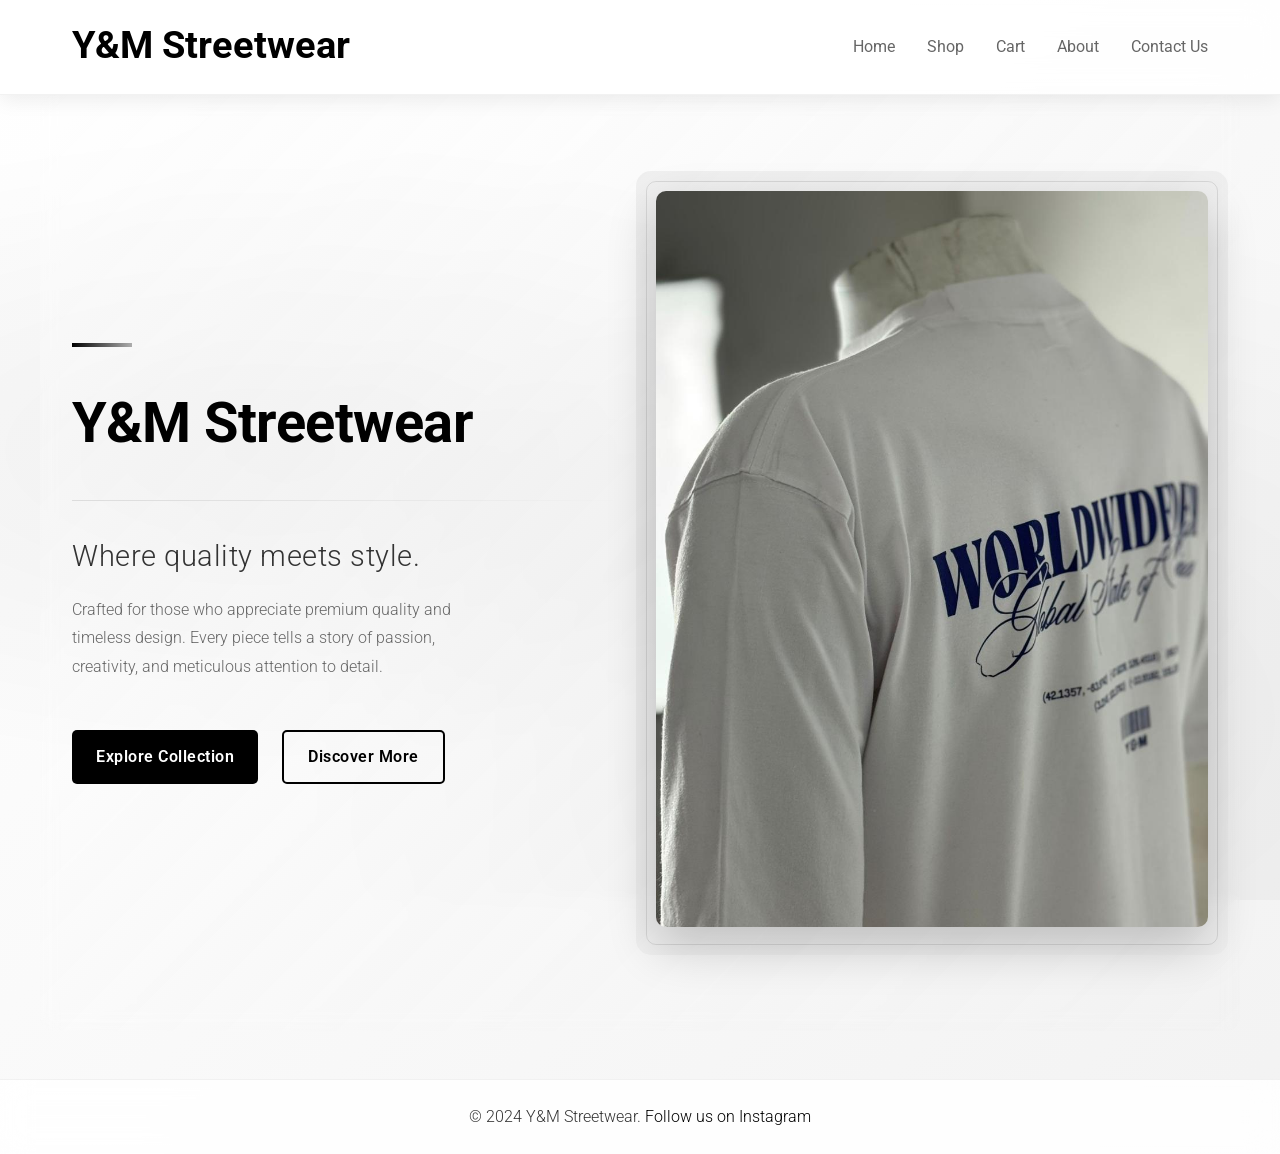
<file: index.html>
<!DOCTYPE html>
<html lang="en">
<head>
    <meta charset="UTF-8">
    <meta name="viewport" content="width=device-width, initial-scale=1.0, maximum-scale=1.0, minimum-scale=1.0, user-scalable=no">
    <title>Y&M Streetwear - Home</title>
    <link rel="stylesheet" href="style.css">
    <link href="https://fonts.googleapis.com/css2?family=Roboto:wght@300;400;500;700&display=swap" rel="stylesheet">
</head>
<body>
    <header>
        <nav>
            <a href="index.html" class="logo">Y&M Streetwear</a>
            <div class="hamburger">
                <span></span>
                <span></span>
                <span></span>
            </div>
            <ul class="nav-menu">
                <li><a href="index.html">Home</a></li>
                <li><a href="shop.html">Shop</a></li>
                <li><a href="cart.html">Cart</a></li>
                <li><a href="about.html">About</a></li>
                <li><a href="contact.html">Contact Us</a></li>
            </ul>
        </nav>
    </header>

    <main>
        <section class="hero">
            <div class="hero-content">
                <div class="hero-accent"></div>
                <h1 class="hero-title">Y&M Streetwear</h1>
                <div class="hero-divider"></div>
                <p class="hero-tagline">Where quality meets style.</p>
                <p class="hero-description">Crafted for those who appreciate premium quality and timeless design. Every piece tells a story of passion, creativity, and meticulous attention to detail.</p>
                <div class="cta-buttons">
                    <a href="shop.html" class="btn primary">Explore Collection</a>
                    <a href="shop.html" class="btn secondary">Discover More</a>
                </div>
            </div>
            <div class="hero-image">
                <a href="product-detail.html" class="hero-image-link">
                    <div class="image-frame">
                        <img src="img/hero-back.jpg" alt="Y&M Oversized Tee Back">
                    </div>
                </a>
            </div>
        </section>
    </main>

    <footer>
        <p>&copy; 2024 Y&M Streetwear. <a href="https://www.instagram.com/ym_streetwear/" target="_blank">Follow us on Instagram</a></p>
    </footer>

    <script src="script.js"></script>
</body>
</html>
</file>
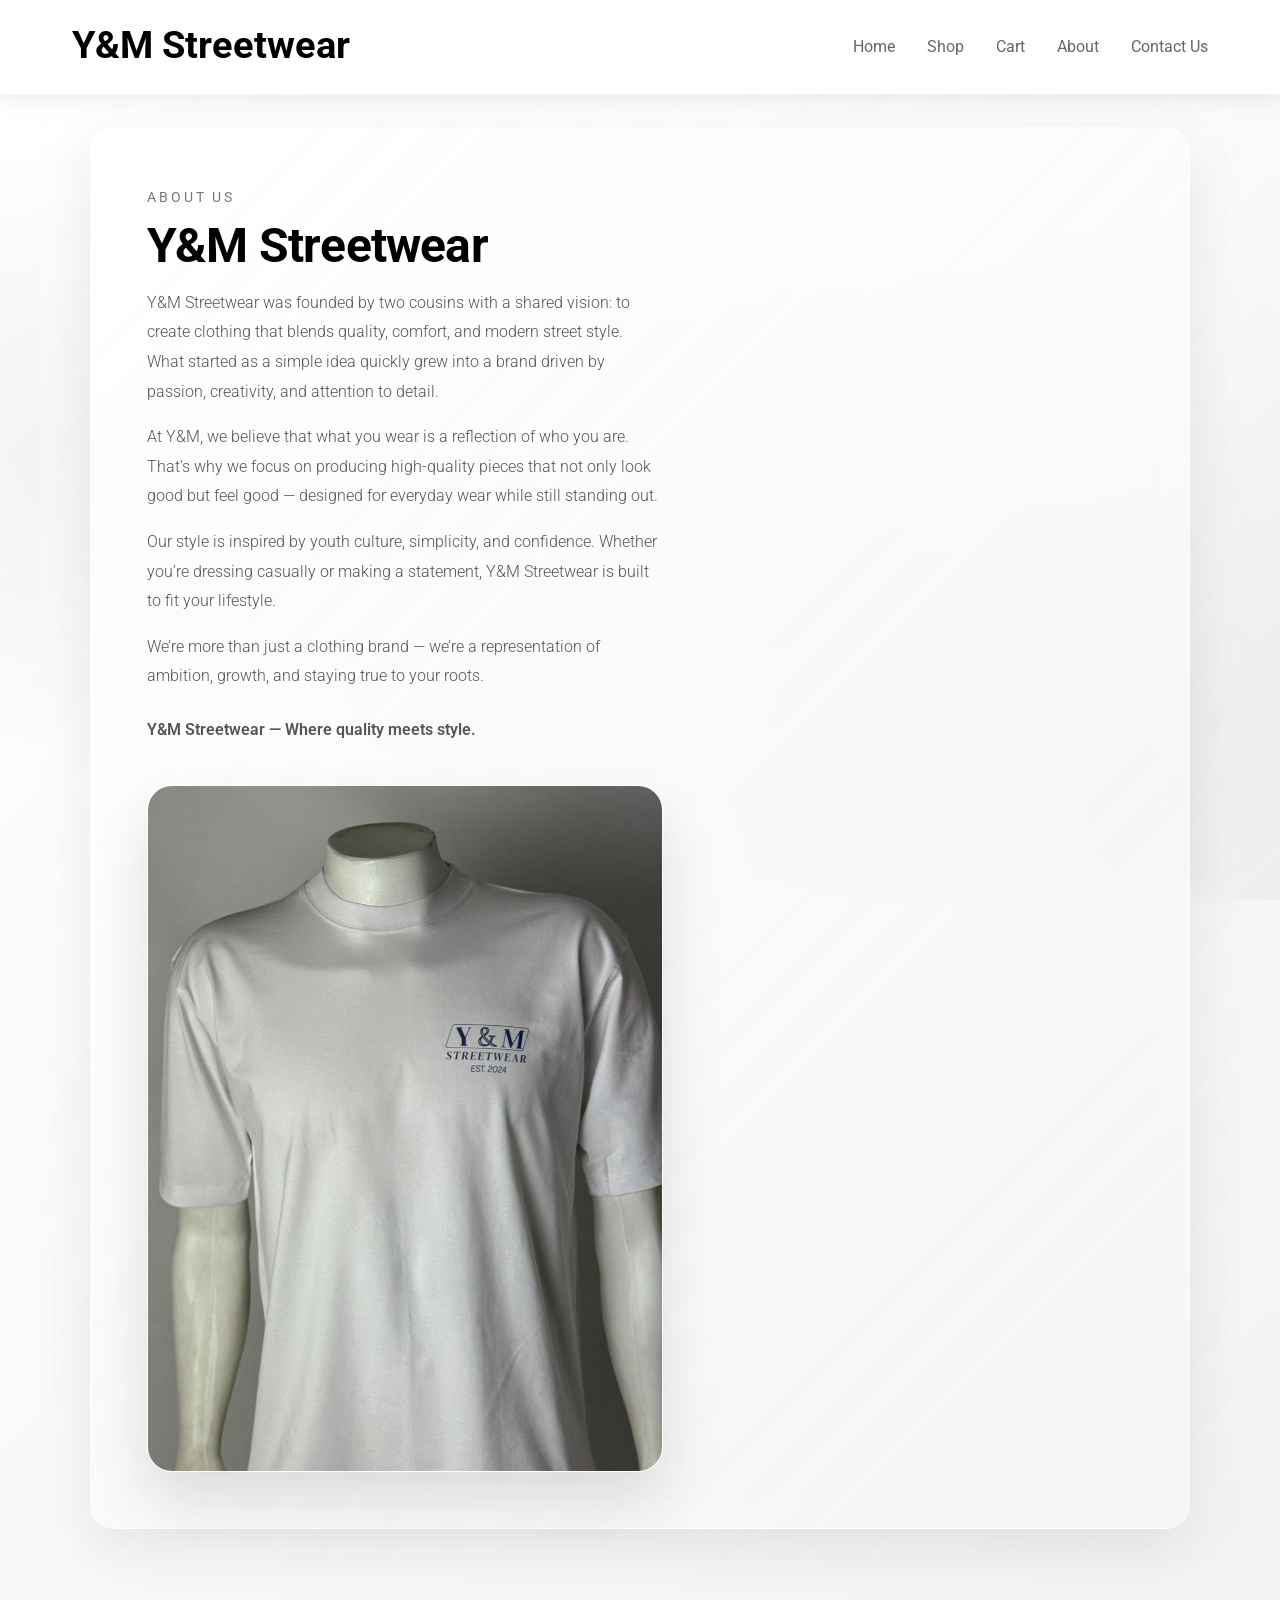
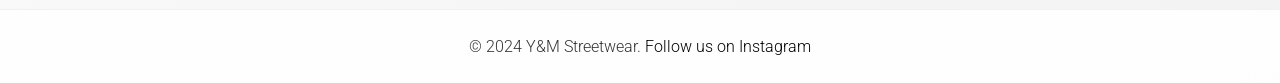
<file: about.html>
<!DOCTYPE html>
<html lang="en">
<head>
    <meta charset="UTF-8">
    <meta name="viewport" content="width=device-width, initial-scale=1.0, maximum-scale=1.0, minimum-scale=1.0, user-scalable=no">
    <title>Y&M Streetwear - About Us</title>
    <link rel="stylesheet" href="style.css">
    <link href="https://fonts.googleapis.com/css2?family=Roboto:wght@300;400;500;700&display=swap" rel="stylesheet">
</head>
<body>
    <header>
        <nav>
            <a href="index.html" class="logo">Y&M Streetwear</a>
            <div class="hamburger">
                <span></span>
                <span></span>
                <span></span>
            </div>
            <ul class="nav-menu">
                <li><a href="index.html">Home</a></li>
                <li><a href="shop.html">Shop</a></li>
                <li><a href="cart.html">Cart</a></li>
                <li><a href="about.html">About</a></li>
                <li><a href="contact.html">Contact Us</a></li>
            </ul>
        </nav>
    </header>

    <main>
        <section class="about">
            <div class="about-content">
                <div class="about-copy">
                    <span class="intro-label">About Us</span>
                    <h2>Y&M Streetwear</h2>
                    <p>Y&M Streetwear was founded by two cousins with a shared vision: to create clothing that blends quality, comfort, and modern street style. What started as a simple idea quickly grew into a brand driven by passion, creativity, and attention to detail.</p>
                    <p>At Y&M, we believe that what you wear is a reflection of who you are. That’s why we focus on producing high-quality pieces that not only look good but feel good — designed for everyday wear while still standing out.</p>
                    <p>Our style is inspired by youth culture, simplicity, and confidence. Whether you’re dressing casually or making a statement, Y&M Streetwear is built to fit your lifestyle.</p>
                    <p>We’re more than just a clothing brand — we’re a representation of ambition, growth, and staying true to your roots.</p>
                    <p class="about-quote">Y&M Streetwear — Where quality meets style.</p>
                </div>
                <div class="about-image">
                    <img src="img/front.jpg" alt="Y&M Streetwear"
                    />
                </div>
            </div>
        </section>
    </main>

    <footer>
        <p>&copy; 2024 Y&M Streetwear. <a href="https://www.instagram.com/ym_streetwear/" target="_blank">Follow us on Instagram</a></p>
    </footer>

    <script src="script.js"></script>
</body>
</html>
</file>
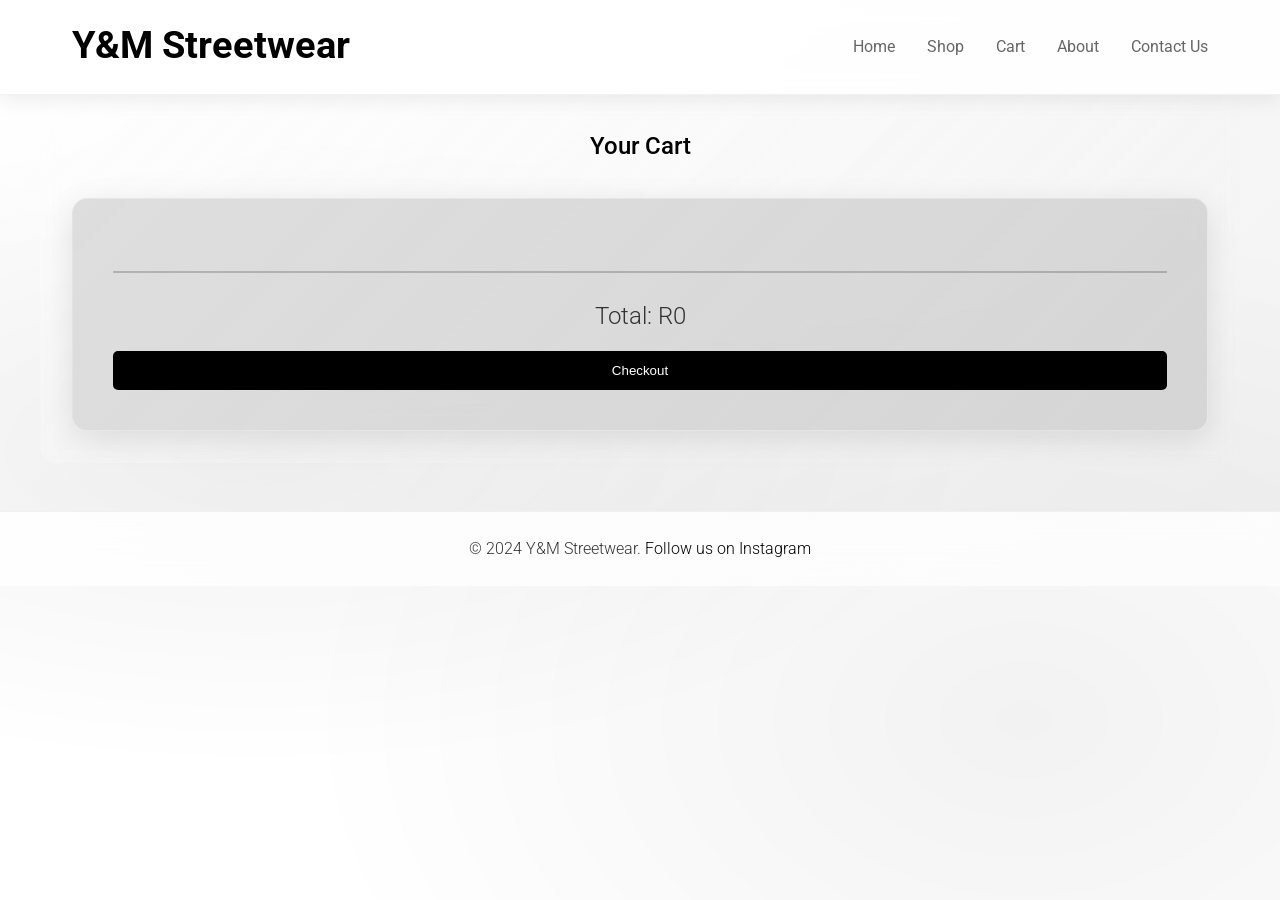
<file: cart.html>
<!DOCTYPE html>
<html lang="en">
<head>
    <meta charset="UTF-8">
    <meta name="viewport" content="width=device-width, initial-scale=1.0, maximum-scale=1.0, minimum-scale=1.0, user-scalable=no">
    <title>Y&M Streetwear - Cart</title>
    <link rel="stylesheet" href="style.css">
    <link href="https://fonts.googleapis.com/css2?family=Roboto:wght@300;400;500;700&display=swap" rel="stylesheet">
</head>
<body>
    <header>
        <nav>
            <a href="index.html" class="logo">Y&M Streetwear</a>
            <div class="hamburger">
                <span></span>
                <span></span>
                <span></span>
            </div>
            <ul class="nav-menu">
                <li><a href="index.html">Home</a></li>
                <li><a href="shop.html">Shop</a></li>
                <li><a href="cart.html">Cart</a></li>
                <li><a href="about.html">About</a></li>
                <li><a href="contact.html">Contact Us</a></li>
            </ul>
        </nav>
    </header>

    <main>
        <section class="cart">
            <h2>Your Cart</h2>
            <div class="cart-container">
                <div id="cart-items"></div>
                <div class="cart-total">
                    <p>Total: R<span id="total-price">0</span></p>
                    <button class="btn checkout" onclick="checkout()">Checkout</button>
                </div>
            </div>
        </section>
    </main>

    <footer>
        <p>&copy; 2024 Y&M Streetwear. <a href="https://www.instagram.com/ym_streetwear/" target="_blank">Follow us on Instagram</a></p>
    </footer>

    <script src="script.js"></script>
</body>
</html>
</file>
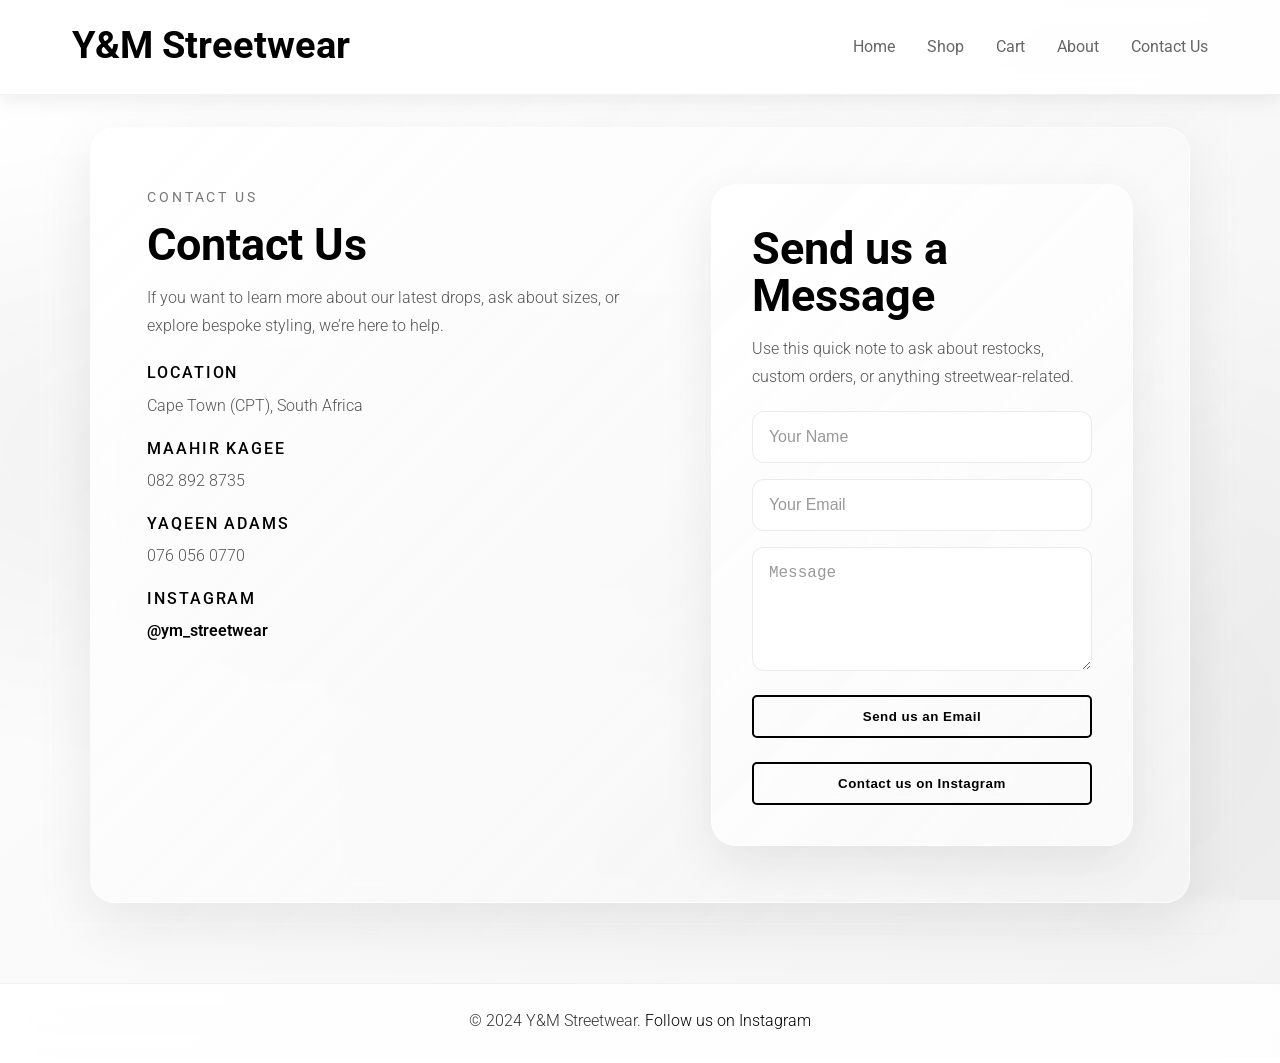
<file: contact.html>
<!DOCTYPE html>
<html lang="en">
<head>
    <meta charset="UTF-8">
    <meta name="viewport" content="width=device-width, initial-scale=1.0, maximum-scale=1.0, minimum-scale=1.0, user-scalable=no">
    <title>Y&M Streetwear - Contact Us</title>
    <link rel="stylesheet" href="style.css">
    <link href="https://fonts.googleapis.com/css2?family=Roboto:wght@300;400;500;700&display=swap" rel="stylesheet">
</head>
<body>
    <header>
        <nav>
            <a href="index.html" class="logo">Y&M Streetwear</a>
            <div class="hamburger">
                <span></span>
                <span></span>
                <span></span>
            </div>
            <ul class="nav-menu">
                <li><a href="index.html">Home</a></li>
                <li><a href="shop.html">Shop</a></li>
                <li><a href="cart.html">Cart</a></li>
                <li><a href="about.html">About</a></li>
                <li><a href="contact.html">Contact Us</a></li>
            </ul>
        </nav>
    </header>

    <main>
        <section class="contact">
            <div class="contact-wrapper">
                <div class="contact-info">
                    <span class="intro-label">Contact Us</span>
                    <h2>Contact Us</h2>
                    <p>If you want to learn more about our latest drops, ask about sizes, or explore bespoke styling, we’re here to help.</p>
                    <div class="contact-list">
                        <div>
                            <h3>Location</h3>
                            <p>Cape Town (CPT), South Africa</p>
                        </div>
                        <div>
                            <h3>Maahir Kagee</h3>
                            <p>082 892 8735</p>
                        </div>
                        <div>
                            <h3>Yaqeen Adams</h3>
                            <p>076 056 0770</p>
                        </div>
                        <div>
                            <h3>Instagram</h3>
                            <p><a href="https://www.instagram.com/ym_streetwear/" target="_blank">@ym_streetwear</a></p>
                        </div>
                    </div>
                </div>
                <div class="contact-card">
                    <h3>Send us a Message</h3>
                    <p>Use this quick note to ask about restocks, custom orders, or anything streetwear-related.</p>
                    <form>
                        <input type="text" placeholder="Your Name" readonly>
                        <input type="email" placeholder="Your Email" readonly>
                        <textarea rows="5" placeholder="Message" readonly></textarea>
                        <button class="btn secondary" type="button" onclick="window.location.href='mailto:ymstreetwear3@gmail.com'">Send us an Email</button>
                        <button class="btn secondary" type="button" onclick="window.location.href='https://www.instagram.com/ym_streetwear/' ">Contact us on Instagram</button>
                    </form>
                </div>
            </div>
        </section>
    </main>

    <footer>
        <p>&copy; 2024 Y&M Streetwear. <a href="https://www.instagram.com/ym_streetwear/" target="_blank">Follow us on Instagram</a></p>
    </footer>

    <script src="script.js"></script>
</body>
</html>
</file>
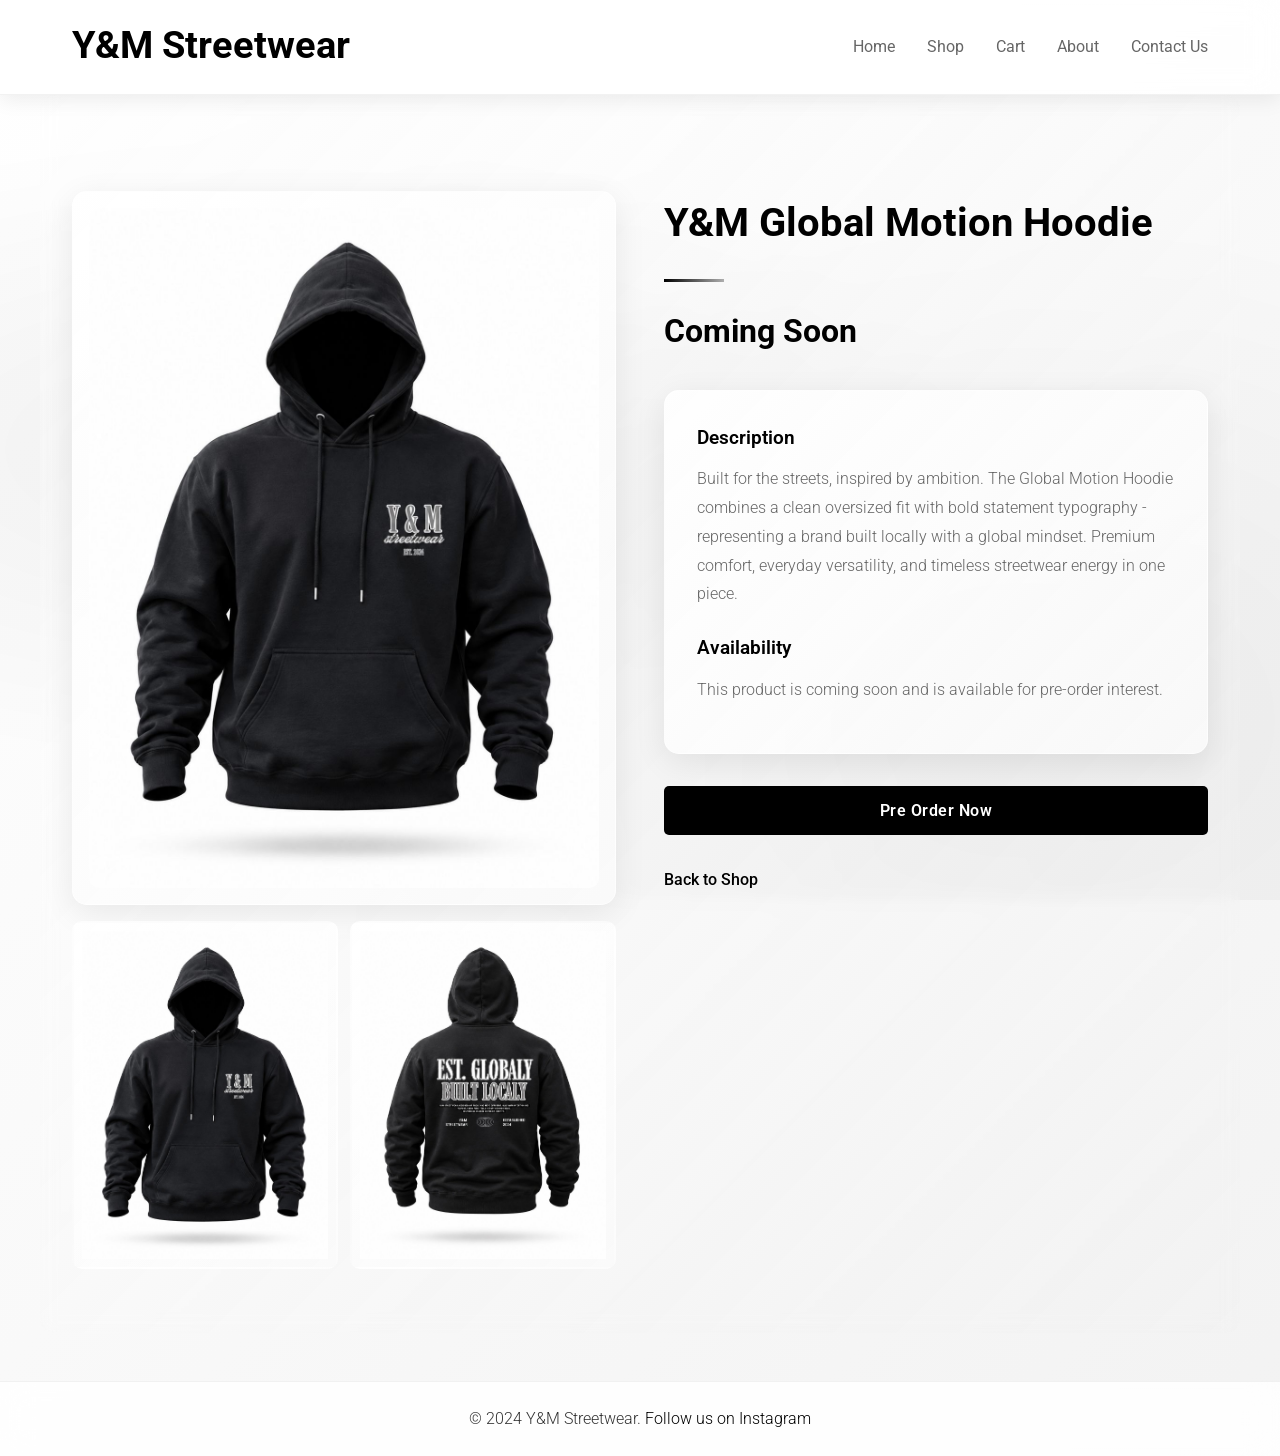
<file: global-motion-hoodie.html>
<!DOCTYPE html>
<html lang="en">
<head>
    <meta charset="UTF-8">
    <meta name="viewport" content="width=device-width, initial-scale=1.0, maximum-scale=1.0, minimum-scale=1.0, user-scalable=no">
    <title>Y&amp;M Global Motion Hoodie - Y&amp;M Streetwear</title>
    <link rel="stylesheet" href="style.css">
    <link rel="stylesheet" href="hoodie.css">
    <link href="https://fonts.googleapis.com/css2?family=Roboto:wght@300;400;500;700&display=swap" rel="stylesheet">
</head>
<body>
    <header>
        <nav>
            <a href="index.html" class="logo">Y&amp;M Streetwear</a>
            <div class="hamburger">
                <span></span>
                <span></span>
                <span></span>
            </div>
            <ul class="nav-menu">
                <li><a href="index.html">Home</a></li>
                <li><a href="shop.html">Shop</a></li>
                <li><a href="cart.html">Cart</a></li>
                <li><a href="about.html">About</a></li>
                <li><a href="contact.html">Contact Us</a></li>
            </ul>
        </nav>
    </header>

    <main>
        <section class="product-detail">
            <div class="product-gallery">
                <div class="main-image">
                    <img id="mainImage" src="img/global-motion-hoodie-front.jpg" alt="Y&amp;M Global Motion Hoodie Front">
                </div>
                <div class="thumbnail-gallery hoodie-thumbnails">
                    <img src="img/global-motion-hoodie-front.jpg" alt="Front view" onclick="changeMainImage('img/global-motion-hoodie-front.jpg')">
                    <img src="img/global-motion-hoodie-back.jpg" alt="Back view" onclick="changeMainImage('img/global-motion-hoodie-back.jpg')">
                </div>
            </div>

            <div class="product-info">
                <h1>Y&amp;M Global Motion Hoodie</h1>
                <div class="product-divider"></div>
                <p class="product-price">Coming Soon</p>

                <div class="product-description">
                    <h3>Description</h3>
                    <p>Built for the streets, inspired by ambition. The Global Motion Hoodie combines a clean oversized fit with bold statement typography - representing a brand built locally with a global mindset. Premium comfort, everyday versatility, and timeless streetwear energy in one piece.</p>

                    <h3>Availability</h3>
                    <p>This product is coming soon and is available for pre-order interest.</p>
                </div>

                <div class="product-actions preorder-actions">
                    <a class="btn primary" href="https://www.instagram.com/ym_streetwear/" target="_blank" rel="noopener">Pre Order Now</a>
                </div>

                <div class="back-link">
                    <a href="shop.html">Back to Shop</a>
                </div>
            </div>
        </section>
    </main>

    <footer>
        <p>&copy; 2024 Y&amp;M Streetwear. <a href="https://www.instagram.com/ym_streetwear/" target="_blank">Follow us on Instagram</a></p>
    </footer>

    <script src="script.js"></script>
    <script>
        function changeMainImage(src) {
            document.getElementById('mainImage').src = src;
        }
    </script>
</body>
</html>
</file>
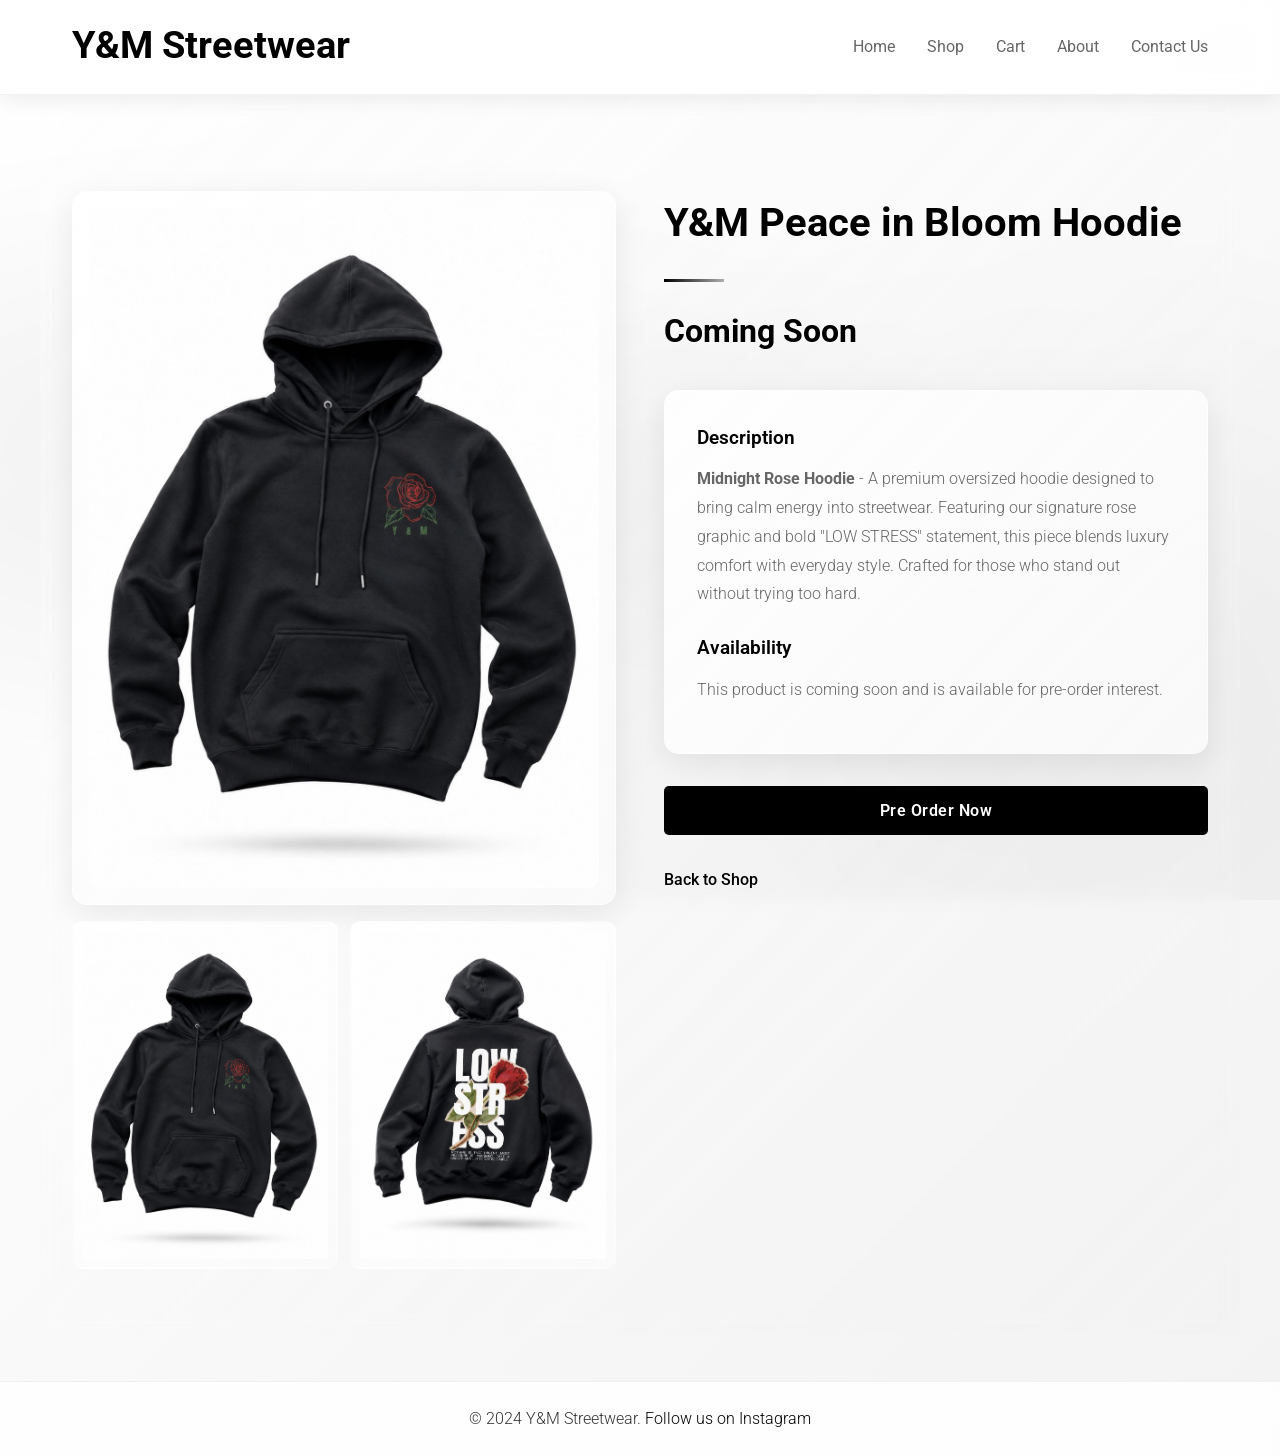
<file: peace-in-bloom-hoodie.html>
<!DOCTYPE html>
<html lang="en">
<head>
    <meta charset="UTF-8">
    <meta name="viewport" content="width=device-width, initial-scale=1.0, maximum-scale=1.0, minimum-scale=1.0, user-scalable=no">
    <title>Y&amp;M Peace in Bloom Hoodie - Y&amp;M Streetwear</title>
    <link rel="stylesheet" href="style.css">
    <link rel="stylesheet" href="hoodie.css">
    <link href="https://fonts.googleapis.com/css2?family=Roboto:wght@300;400;500;700&display=swap" rel="stylesheet">
</head>
<body>
    <header>
        <nav>
            <a href="index.html" class="logo">Y&amp;M Streetwear</a>
            <div class="hamburger">
                <span></span>
                <span></span>
                <span></span>
            </div>
            <ul class="nav-menu">
                <li><a href="index.html">Home</a></li>
                <li><a href="shop.html">Shop</a></li>
                <li><a href="cart.html">Cart</a></li>
                <li><a href="about.html">About</a></li>
                <li><a href="contact.html">Contact Us</a></li>
            </ul>
        </nav>
    </header>

    <main>
        <section class="product-detail">
            <div class="product-gallery">
                <div class="main-image">
                    <img id="mainImage" src="img/peace-in-bloom-hoodie-front.jpg" alt="Y&amp;M Peace in Bloom Hoodie Front">
                </div>
                <div class="thumbnail-gallery hoodie-thumbnails">
                    <img src="img/peace-in-bloom-hoodie-front.jpg" alt="Front view" onclick="changeMainImage('img/peace-in-bloom-hoodie-front.jpg')">
                    <img src="img/peace-in-bloom-hoodie-back.jpg" alt="Back view" onclick="changeMainImage('img/peace-in-bloom-hoodie-back.jpg')">
                </div>
            </div>

            <div class="product-info">
                <h1>Y&amp;M Peace in Bloom Hoodie</h1>
                <div class="product-divider"></div>
                <p class="product-price">Coming Soon</p>

                <div class="product-description">
                    <h3>Description</h3>
                    <p><strong>Midnight Rose Hoodie</strong> - A premium oversized hoodie designed to bring calm energy into streetwear. Featuring our signature rose graphic and bold "LOW STRESS" statement, this piece blends luxury comfort with everyday style. Crafted for those who stand out without trying too hard.</p>

                    <h3>Availability</h3>
                    <p>This product is coming soon and is available for pre-order interest.</p>
                </div>

                <div class="product-actions preorder-actions">
                    <a class="btn primary" href="https://www.instagram.com/ym_streetwear/" target="_blank" rel="noopener">Pre Order Now</a>
                </div>

                <div class="back-link">
                    <a href="shop.html">Back to Shop</a>
                </div>
            </div>
        </section>
    </main>

    <footer>
        <p>&copy; 2024 Y&amp;M Streetwear. <a href="https://www.instagram.com/ym_streetwear/" target="_blank">Follow us on Instagram</a></p>
    </footer>

    <script src="script.js"></script>
    <script>
        function changeMainImage(src) {
            document.getElementById('mainImage').src = src;
        }
    </script>
</body>
</html>
</file>
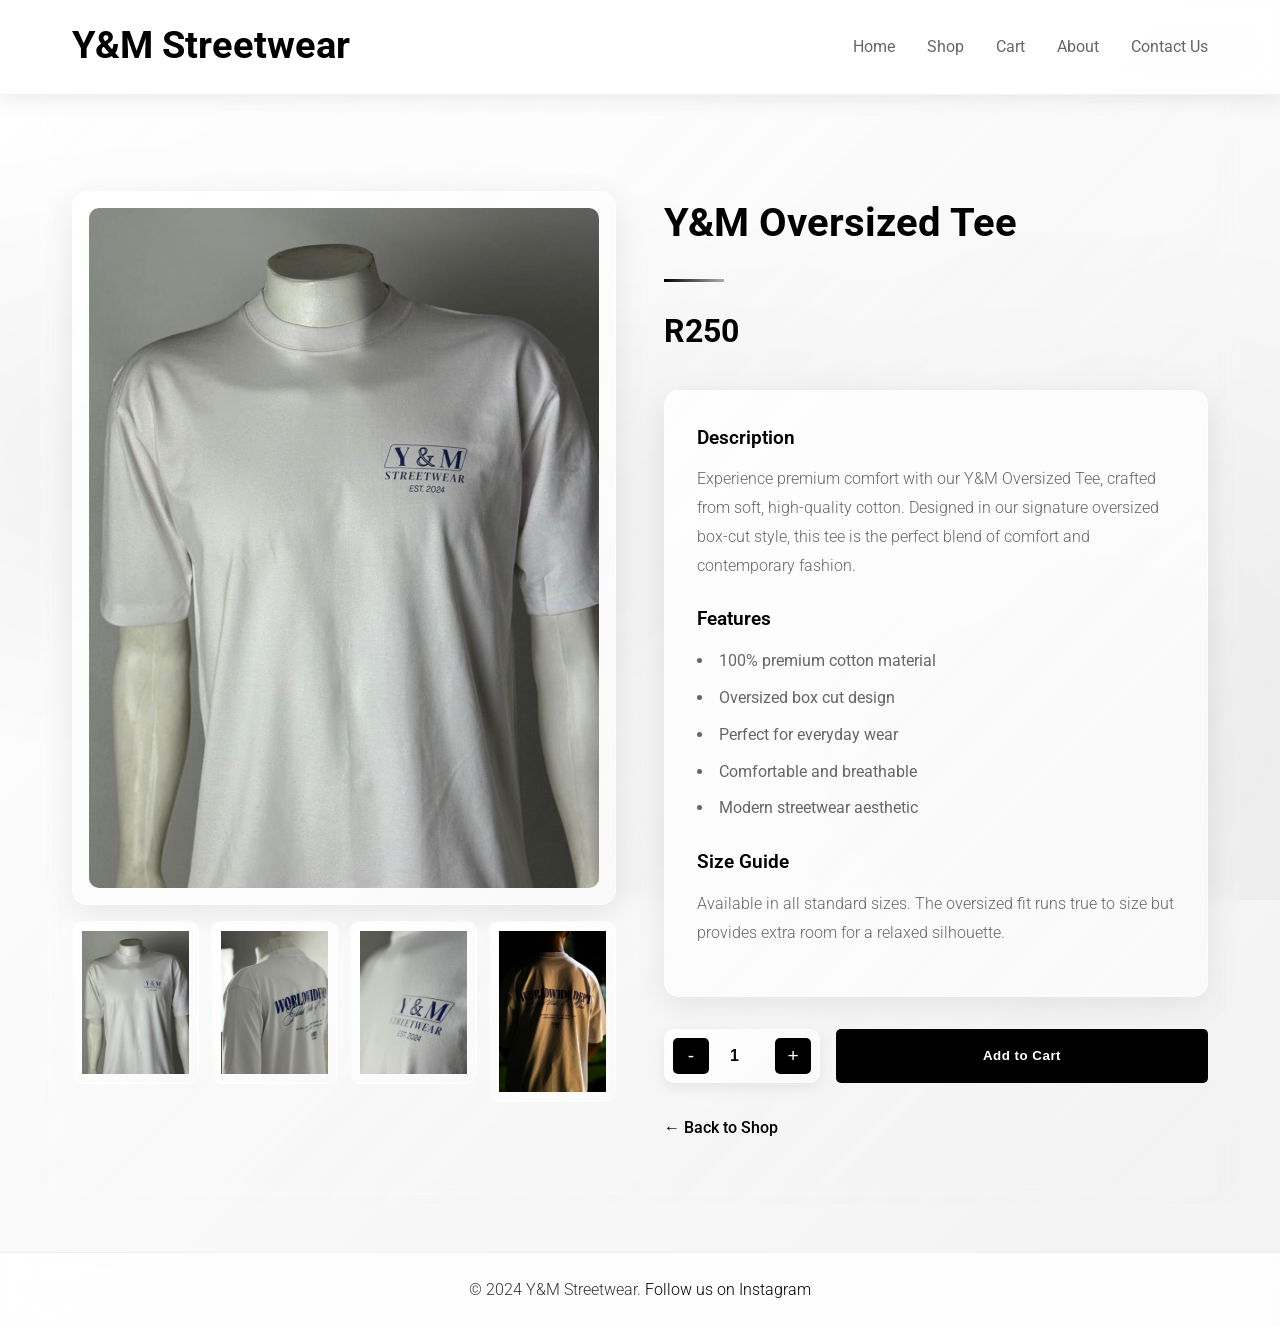
<file: product-detail.html>
<!DOCTYPE html>
<html lang="en">
<head>
    <meta charset="UTF-8">
    <meta name="viewport" content="width=device-width, initial-scale=1.0, maximum-scale=1.0, minimum-scale=1.0, user-scalable=no">
    <title>Y&M Oversized Tee - Y&M Streetwear</title>
    <link rel="stylesheet" href="style.css">
    <link href="https://fonts.googleapis.com/css2?family=Roboto:wght@300;400;500;700&display=swap" rel="stylesheet">
</head>
<body>
    <header>
        <nav>
            <a href="index.html" class="logo">Y&M Streetwear</a>
            <div class="hamburger">
                <span></span>
                <span></span>
                <span></span>
            </div>
            <ul class="nav-menu">
                <li><a href="index.html">Home</a></li>
                <li><a href="shop.html">Shop</a></li>
                <li><a href="cart.html">Cart</a></li>
                <li><a href="about.html">About</a></li>
                <li><a href="contact.html">Contact Us</a></li>
            </ul>
        </nav>
    </header>

    <main>
        <section class="product-detail">
            <div class="product-gallery">
                <div class="main-image">
                    <img id="mainImage" src="img/front.jpg" alt="Y&M Oversized Tee">
                </div>
                <div class="thumbnail-gallery">
                    <img src="img/front.jpg" alt="Front view" onclick="changeMainImage('img/front.jpg')">
                    <img src="img/back.jpg" alt="Back view" onclick="changeMainImage('img/back.jpg')">
                    <img src="img/side.jpg" alt="Side view" onclick="changeMainImage('img/side.jpg')">
                    <img src="img/back2.jpg" alt="Back view 2" onclick="changeMainImage('img/back2.jpg')">
                </div>
            </div>

            <div class="product-info">
                <h1>Y&M Oversized Tee</h1>
                <div class="product-divider"></div>
                <p class="product-price">R250</p>
                
                <div class="product-description">
                    <h3>Description</h3>
                    <p>Experience premium comfort with our Y&M Oversized Tee, crafted from soft, high-quality cotton. Designed in our signature oversized box-cut style, this tee is the perfect blend of comfort and contemporary fashion.</p>
                    
                    <h3>Features</h3>
                    <ul>
                        <li>100% premium cotton material</li>
                        <li>Oversized box cut design</li>
                        <li>Perfect for everyday wear</li>
                        <li>Comfortable and breathable</li>
                        <li>Modern streetwear aesthetic</li>
                    </ul>

                    <h3>Size Guide</h3>
                    <p>Available in all standard sizes. The oversized fit runs true to size but provides extra room for a relaxed silhouette.</p>
                </div>

                <div class="product-actions">
                    <div class="quantity-selector">
                        <button onclick="decreaseQuantity()">-</button>
                        <input type="number" id="quantity" value="1" min="1">
                        <button onclick="increaseQuantity()">+</button>
                    </div>
                    <button class="btn primary" onclick="addToCartDetail()">Add to Cart</button>
                </div>

                <div class="back-link">
                    <a href="shop.html">← Back to Shop</a>
                </div>
            </div>
        </section>
    </main>

    <footer>
        <p>&copy; 2024 Y&M Streetwear. <a href="https://www.instagram.com/ym_streetwear/" target="_blank">Follow us on Instagram</a></p>
    </footer>

    <script src="script.js"></script>
    <script>
        function changeMainImage(src) {
            document.getElementById('mainImage').src = src;
        }

        function increaseQuantity() {
            const qty = document.getElementById('quantity');
            qty.value = parseInt(qty.value) + 1;
        }

        function decreaseQuantity() {
            const qty = document.getElementById('quantity');
            if (parseInt(qty.value) > 1) {
                qty.value = parseInt(qty.value) - 1;
            }
        }

        function addToCartDetail() {
            const quantity = parseInt(document.getElementById('quantity').value);
            for (let i = 0; i < quantity; i++) {
                addToCart('Y&M Oversized Tee', '250');
            }
            alert(`${quantity} item(s) added to cart!`);
        }
    </script>
</body>
</html>
</file>
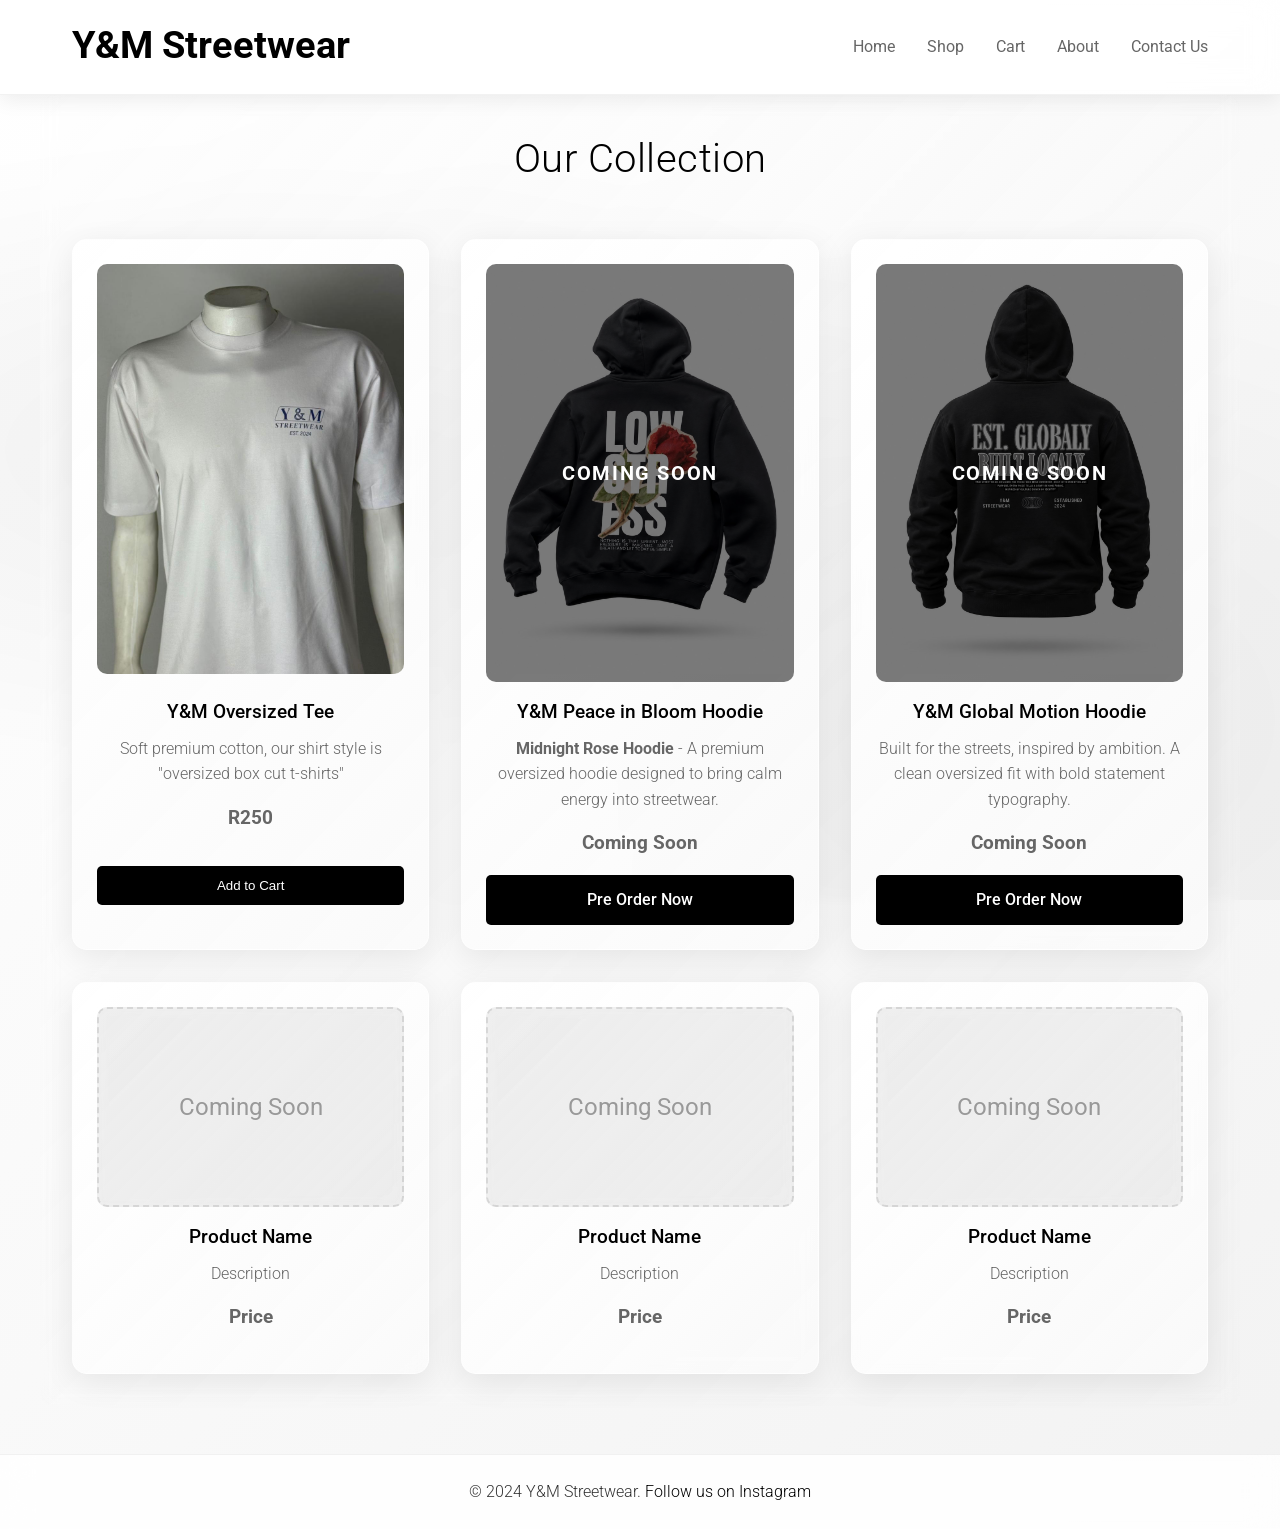
<file: shop.html>
<!DOCTYPE html>
<html lang="en">
<head>
    <meta charset="UTF-8">
    <meta name="viewport" content="width=device-width, initial-scale=1.0, maximum-scale=1.0, minimum-scale=1.0, user-scalable=no">
    <title>Y&M Streetwear - Shop</title>
    <link rel="stylesheet" href="style.css">
    <link rel="stylesheet" href="hoodie.css">
    <link href="https://fonts.googleapis.com/css2?family=Roboto:wght@300;400;500;700&display=swap" rel="stylesheet">
</head>
<body>
    <header>
        <nav>
            <a href="index.html" class="logo">Y&M Streetwear</a>
            <div class="hamburger">
                <span></span>
                <span></span>
                <span></span>
            </div>
            <ul class="nav-menu">
                <li><a href="index.html">Home</a></li>
                <li><a href="shop.html">Shop</a></li>
                <li><a href="cart.html">Cart</a></li>
                <li><a href="about.html">About</a></li>
                <li><a href="contact.html">Contact Us</a></li>
            </ul>
        </nav>
    </header>

    <main>
        <section class="shop">
            <h2>Our Collection</h2>
            <div class="products">
                <div class="product-card">
                    <a href="product-detail.html" class="product-link">
                        <img src="img/front.jpg" alt="Y&M Oversized Tee Front" class="product-image">
                        <img src="img/back.jpg" alt="Y&M Oversized Tee Back" class="product-image back">
                    </a>
                    <h3>Y&M Oversized Tee</h3>
                    <p>Soft premium cotton, our shirt style is "oversized box cut t-shirts"</p>
                    <p class="price">R250</p>
                    <button class="btn add-to-cart" data-product="Y&M Oversized Tee" data-price="250">Add to Cart</button>
                </div>
                <div class="product-card preorder-product">
                    <a href="peace-in-bloom-hoodie.html" class="product-link product-cover">
                        <img src="img/peace-in-bloom-hoodie-back.jpg" alt="Y&M Peace in Bloom Hoodie Back" class="product-image">
                        <span class="coming-soon-banner">Coming Soon</span>
                    </a>
                    <h3>Y&amp;M Peace in Bloom Hoodie</h3>
                    <p><strong>Midnight Rose Hoodie</strong> - A premium oversized hoodie designed to bring calm energy into streetwear.</p>
                    <p class="price">Coming Soon</p>
                    <a class="btn preorder-btn" href="peace-in-bloom-hoodie.html">Pre Order Now</a>
                </div>
                <div class="product-card preorder-product">
                    <a href="global-motion-hoodie.html" class="product-link product-cover">
                        <img src="img/global-motion-hoodie-back.jpg" alt="Y&M Global Motion Hoodie Back" class="product-image">
                        <span class="coming-soon-banner">Coming Soon</span>
                    </a>
                    <h3>Y&amp;M Global Motion Hoodie</h3>
                    <p>Built for the streets, inspired by ambition. A clean oversized fit with bold statement typography.</p>
                    <p class="price">Coming Soon</p>
                    <a class="btn preorder-btn" href="global-motion-hoodie.html">Pre Order Now</a>
                </div>
                <div class="product-card coming-soon">
                    <div class="placeholder">Coming Soon</div>
                    <h3>Product Name</h3>
                    <p>Description</p>
                    <p class="price">Price</p>
                </div>
                <div class="product-card coming-soon">
                    <div class="placeholder">Coming Soon</div>
                    <h3>Product Name</h3>
                    <p>Description</p>
                    <p class="price">Price</p>
                </div>
                <div class="product-card coming-soon">
                    <div class="placeholder">Coming Soon</div>
                    <h3>Product Name</h3>
                    <p>Description</p>
                    <p class="price">Price</p>
                </div>
            </div>
        </section>
    </main>

    <footer>
        <p>&copy; 2024 Y&M Streetwear. <a href="https://www.instagram.com/ym_streetwear/" target="_blank">Follow us on Instagram</a></p>
    </footer>

    <script src="script.js"></script>
</body>
</html>
</file>
<file: style.css>
/* Global Styles */
* {
    margin: 0;
    padding: 0;
    box-sizing: border-box;
}

html {
    overflow-x: hidden;
}

body {
    font-family: 'Roboto', sans-serif;
    color: #333;
    background-image: linear-gradient(135deg, rgba(255,255,255,0.8) 0%, rgba(245,245,245,0.6) 50%, rgba(230,230,230,0.5) 100%);
    background-size: cover;
    background-position: center;
    background-repeat: no-repeat;
    opacity: 1;
    line-height: 1.6;
    position: relative;
    overflow-x: hidden;
}

body::before {
    content: '';
    position: fixed;
    top: 0;
    left: 0;
    width: 100%;
    height: 100%;
    background: radial-gradient(ellipse at 20% 50%, rgba(0,0,0,0.05) 0%, transparent 50%),
                radial-gradient(ellipse at 80% 80%, rgba(0,0,0,0.05) 0%, transparent 50%);
    pointer-events: none;
    z-index: -1;
}

header,
main,
footer,
section {
    opacity: 1;
    transform: none;
}


h1, h2, h3 {
    font-weight: 500;
}

p {
    font-weight: 300;
}

/* Header */
header {
    position: sticky;
    top: 0;
    background: rgba(255, 255, 255, 0.85);
    backdrop-filter: blur(15px);
    box-shadow: 0 4px 20px rgba(0,0,0,0.08);
    z-index: 100;
    border-bottom: 1px solid rgba(0,0,0,0.05);
}

nav {
    display: flex;
    justify-content: space-between;
    align-items: center;
    padding: 1.6rem 2rem;
    max-width: 1200px;
    margin: 0 auto;
}

.logo {
    font-size: 2.4rem;
    font-weight: 700;
    color: #000;
    text-decoration: none;
    position: relative;
    display: inline-block;
    line-height: 1;
    margin-bottom: 0.3rem;
    transition: color 0.3s ease;
}

.logo::after {
    content: '';
    position: absolute;
    left: 0;
    bottom: -6px;
    width: 0;
    height: 2px;
    background: #000;
    transition: width 0.35s ease;
}

.logo:hover {
    color: #111;
}

.logo:hover::after {
    width: 100%;
}

.hamburger {
    display: none;
    flex-direction: column;
    cursor: pointer;
}

.hamburger span {
    width: 25px;
    height: 3px;
    background: #000;
    margin: 3px 0;
    transition: 0.3s;
}

.nav-menu {
    display: flex;
    list-style: none;
}

.nav-menu li {
    margin-left: 2rem;
}

.nav-menu li a {
    text-decoration: none;
    color: #666;
    font-weight: 400;
    transition: color 0.3s;
}

.nav-menu li a:hover {
    color: #000;
}

/* Main */
main {
    max-width: 1200px;
    margin: 0 auto;
    padding: 2rem;
    position: relative;
    z-index: 2;
}

main::before {
    content: '';
    position: absolute;
    top: 0;
    left: 0;
    right: 0;
    bottom: 0;
    background: linear-gradient(135deg, rgba(255,255,255,0.3) 0%, rgba(240,240,240,0.15) 100%);
    z-index: -1;
    border-radius: 15px;
    margin: 0;
    backdrop-filter: blur(8px);
}

/* Hero Section */
.hero {
    display: flex;
    align-items: center;
    justify-content: space-between;
    padding: 4rem 0;
    min-height: 80vh;
}

.hero-content {
    flex: 1;
    padding-right: 2rem;
}

.hero-accent {
    width: 60px;
    height: 4px;
    background: linear-gradient(90deg, #000, rgba(0,0,0,0.3));
    margin-bottom: 2rem;
    animation: expandWidth 1.2s ease-out 0.6s both;
}

@keyframes expandWidth {
    from {
        width: 0;
    }
    to {
        width: 60px;
    }
}

.hero-title {
    font-size: 3.5rem;
    margin-bottom: 1rem;
    color: #000;
    font-weight: 700;
    letter-spacing: -0.5px;
    animation: slideInLeft 1s ease-out 0.3s both;
}

.hero-divider {
    width: 100%;
    height: 1px;
    background: linear-gradient(90deg, rgba(0,0,0,0.1), transparent);
    margin: 2rem 0;
}

.hero-tagline {
    font-size: 1.8rem;
    margin-bottom: 1rem;
    color: #333;
    font-weight: 300;
    letter-spacing: 0.5px;
    animation: slideInLeft 1s ease-out 0.4s both;
}

.hero-description {
    font-size: 1rem;
    margin-bottom: 3rem;
    color: #666;
    line-height: 1.8;
    font-weight: 300;
    max-width: 400px;
    animation: slideInLeft 1s ease-out 0.5s both;
}

.cta-buttons {
    display: flex;
    gap: 1.5rem;
    animation: slideInLeft 1s ease-out 0.6s both;
}

.hero-image {
    flex: 1;
    text-align: center;
    display: flex;
    align-items: center;
    justify-content: center;
}

.image-frame {
    position: relative;
    display: inline-block;
    animation: slideInRight 1s ease-out 0.5s both;
}

.image-frame::before {
    content: '';
    position: absolute;
    top: -20px;
    left: -20px;
    right: -20px;
    bottom: -20px;
    background: linear-gradient(135deg, rgba(0,0,0,0.05), rgba(0,0,0,0.02));
    border-radius: 15px;
    z-index: -1;
}

.image-frame::after {
    content: '';
    position: absolute;
    top: -10px;
    left: -10px;
    right: -10px;
    bottom: -10px;
    border: 1px solid rgba(0,0,0,0.1);
    border-radius: 10px;
    z-index: -1;
}

.hero-image img {
    max-width: 100%;
    height: auto;
    border-radius: 10px;
    box-shadow: 0 20px 50px rgba(0,0,0,0.2);
    transition: transform 0.8s cubic-bezier(0.4, 0, 0.2, 1);
}

.hero-image img:hover {
    transform: scale(1.02) translateY(-5px);
}

/* Buttons */
.btn {
    display: inline-block;
    padding: 0.75rem 1.5rem;
    text-decoration: none;
    border: none;
    border-radius: 5px;
    font-weight: 500;
    cursor: pointer;
    transition: all 0.3s cubic-bezier(0.4, 0, 0.2, 1);
    position: relative;
    overflow: hidden;
}

.btn::before {
    content: '';
    position: absolute;
    top: 0;
    left: -100%;
    width: 100%;
    height: 100%;
    background: linear-gradient(90deg, transparent, rgba(255,255,255,0.2), transparent);
    transition: left 0.5s;
}

.btn:hover::before {
    left: 100%;
}

.btn.primary {
    background-color: #000;
    color: #fff;
    letter-spacing: 0.5px;
    font-weight: 600;
    display: flex;
    align-items: center;
    justify-content: center;
}

.btn.primary:hover {
    background-color: #1a1a1a;
    transform: translateY(-3px);
    box-shadow: 0 15px 40px rgba(0,0,0,0.3);
}

.btn.secondary {
    background-color: transparent;
    color: #000;
    border: 2px solid #000;
    backdrop-filter: blur(5px);
    letter-spacing: 0.5px;
    font-weight: 600;
    transition: all 0.4s cubic-bezier(0.4, 0, 0.2, 1);
    display: flex;
    align-items: center;
    justify-content: center;
}

.btn.secondary:hover {
    background-color: #000;
    color: #fff;
    transform: translateY(-3px);
    box-shadow: 0 15px 40px rgba(0,0,0,0.3);
}

.btn:active {
    transform: scale(0.98);
}

.btn.add-to-cart {
    background-color: #000;
    color: #fff;
    width: 100%;
    margin-top: 1rem;
}

.btn.checkout {
    background-color: #000;
    color: #fff;
    width: 100%;
    margin-top: 1rem;
}

/* Shop Section */
.shop h2 {
    text-align: center;
    margin-bottom: 3rem;
    color: #000;
    font-size: 2.5rem;
    font-weight: 300;
    letter-spacing: 0.5px;
}

.products {
    display: grid;
    grid-template-columns: repeat(auto-fit, minmax(300px, 1fr));
    gap: 2rem;
}

.product-card {
    background: linear-gradient(135deg, rgba(255,255,255,0.95) 0%, rgba(250,250,250,0.9) 100%);
    border-radius: 15px;
    padding: 1.5rem;
    text-align: center;
    box-shadow: 0 8px 32px rgba(0,0,0,0.08);
    transition: all 0.4s cubic-bezier(0.4, 0, 0.2, 1);
    backdrop-filter: blur(10px);
    border: 1px solid rgba(255,255,255,0.5);
}

.product-card:hover {
    transform: translateY(-15px) scale(1.02);
    box-shadow: 0 25px 50px rgba(0,0,0,0.15);
}

.product-image {
    width: 100%;
    height: auto;
    border-radius: 10px;
    margin-bottom: 1rem;
    transition: opacity 0.3s ease;
}

.product-image.back {
    display: none;
}

.product-card:hover .product-image.front {
    display: none;
}

.product-card:hover .product-image.back {
    display: block;
}

/* Product Detail Page */
.product-detail {
    display: grid;
    grid-template-columns: 1fr 1fr;
    gap: 3rem;
    padding: 2rem 0;
    margin-top: 2rem;
}

.product-gallery {
    display: flex;
    flex-direction: column;
    gap: 1rem;
    animation: slideInLeft 1s ease-out 0.3s both;
}

.main-image {
    width: 100%;
    border-radius: 15px;
    overflow: hidden;
    background: linear-gradient(135deg, rgba(255,255,255,0.9) 0%, rgba(250,250,250,0.85) 100%);
    backdrop-filter: blur(10px);
    padding: 1rem;
    box-shadow: 0 8px 32px rgba(0,0,0,0.08);
    border: 1px solid rgba(255,255,255,0.5);
}

.main-image img {
    width: 100%;
    height: auto;
    border-radius: 10px;
    display: block;
    transition: transform 0.5s cubic-bezier(0.4, 0, 0.2, 1);
}

.main-image img:hover {
    transform: scale(1.05);
}

.thumbnail-gallery {
    display: grid;
    grid-template-columns: repeat(4, 1fr);
    gap: 0.75rem;
}

.thumbnail-gallery img {
    width: 100%;
    height: auto;
    border-radius: 10px;
    cursor: pointer;
    transition: all 0.3s cubic-bezier(0.4, 0, 0.2, 1);
    border: 2px solid transparent;
    background: linear-gradient(135deg, rgba(255,255,255,0.9) 0%, rgba(250,250,250,0.85) 100%);
    padding: 0.5rem;
    backdrop-filter: blur(10px);
}

.thumbnail-gallery img:hover {
    transform: scale(1.05);
    border-color: #000;
    box-shadow: 0 4px 12px rgba(0,0,0,0.1);
}

/* Product Info */
.product-info {
    animation: slideInRight 1s ease-out 0.3s both;
}

.product-info h1 {
    font-size: 2.5rem;
    margin-bottom: 0.5rem;
    color: #000;
    font-weight: 700;
}

.product-divider {
    width: 60px;
    height: 3px;
    background: linear-gradient(90deg, #000, rgba(0,0,0,0.3));
    margin: 1.5rem 0;
}

.product-price {
    font-size: 2rem;
    font-weight: 700;
    color: #000;
    margin-bottom: 2rem;
}

.product-description {
    margin-bottom: 2rem;
    padding: 2rem;
    background: linear-gradient(135deg, rgba(255,255,255,0.9) 0%, rgba(250,250,250,0.85) 100%);
    border-radius: 15px;
    backdrop-filter: blur(10px);
    box-shadow: 0 8px 32px rgba(0,0,0,0.08);
    border: 1px solid rgba(255,255,255,0.5);
}

.product-description h3 {
    font-size: 1.2rem;
    margin-top: 1.5rem;
    margin-bottom: 0.75rem;
    color: #000;
    font-weight: 600;
}

.product-description h3:first-child {
    margin-top: 0;
}

.product-description p {
    color: #666;
    line-height: 1.8;
    margin-bottom: 1rem;
}

.product-description ul {
    list-style-position: inside;
    color: #666;
    line-height: 1.8;
}

.product-description li {
    margin-bottom: 0.5rem;
}

/* Product Actions */
.product-actions {
    display: flex;
    gap: 1rem;
    margin-bottom: 2rem;
    animation: slideInLeft 1s ease-out 0.6s both;
}

.quantity-selector {
    display: flex;
    align-items: center;
    gap: 0.5rem;
    background: linear-gradient(135deg, rgba(255,255,255,0.9) 0%, rgba(250,250,250,0.85) 100%);
    border-radius: 10px;
    padding: 0.5rem;
    backdrop-filter: blur(10px);
    border: 1px solid rgba(255,255,255,0.5);
    box-shadow: 0 4px 15px rgba(0,0,0,0.08);
}

.quantity-selector button {
    background: #000;
    color: #fff;
    border: none;
    width: 36px;
    height: 36px;
    border-radius: 5px;
    cursor: pointer;
    font-size: 1.2rem;
    transition: all 0.3s ease;
}

.quantity-selector button:hover {
    background: #333;
    transform: scale(1.05);
}

.quantity-selector input {
    width: 50px;
    text-align: center;
    border: none;
    background: transparent;
    font-size: 1rem;
    font-weight: 600;
}

.product-actions .btn {
    flex: 1;
}

/* Back Link */
.back-link {
    margin-top: 2rem;
}

.back-link a {
    color: #000;
    text-decoration: none;
    font-weight: 500;
    transition: all 0.3s ease;
    display: inline-block;
}

.back-link a:hover {
    transform: translateX(-5px);
    opacity: 0.7;
}

/* Product Link */
.product-link {
    text-decoration: none;
    display: block;
    cursor: pointer;
}

.product-card h3 {
    margin-bottom: 0.5rem;
    color: #000;
}

.product-card p {
    margin-bottom: 1rem;
    color: #666;
}

.price {
    font-size: 1.2rem;
    font-weight: 700;
    color: #000;
    margin-bottom: 1rem;
}

.coming-soon .placeholder {
    width: 100%;
    height: 200px;
    background: linear-gradient(135deg, rgba(200,200,200,0.3) 0%, rgba(180,180,180,0.2) 100%);
    display: flex;
    align-items: center;
    justify-content: center;
    border-radius: 10px;
    margin-bottom: 1rem;
    font-size: 1.5rem;
    color: #999;
    border: 2px dashed rgba(0,0,0,0.1);
    backdrop-filter: blur(5px);
}

/* Cart Section */
.cart h2 {
    text-align: center;
    margin-bottom: 2rem;
    color: #000;
}

.cart-container {
    background: linear-gradient(135deg, rgba(220, 220, 220, 0.95) 0%, rgba(210, 210, 210, 0.9) 100%);
    padding: 2.5rem;
    border-radius: 15px;
    backdrop-filter: blur(10px);
    box-shadow: 0 8px 32px rgba(0,0,0,0.1);
    border: 1px solid rgba(255,255,255,0.3);
}

#cart-items {
    margin-bottom: 2rem;
}

.cart-item {
    display: flex;
    justify-content: space-between;
    align-items: center;
    padding: 1.2rem;
    background: linear-gradient(135deg, rgba(255, 255, 255, 0.95) 0%, rgba(245, 245, 245, 0.9) 100%);
    border-radius: 10px;
    margin-bottom: 1rem;
    box-shadow: 0 4px 15px rgba(0,0,0,0.08);
    transition: all 0.3s cubic-bezier(0.4, 0, 0.2, 1);
    border: 1px solid rgba(0,0,0,0.03);
}

.cart-item:hover {
    transform: translateY(-3px);
    box-shadow: 0 8px 25px rgba(0,0,0,0.12);
}

.cart-item h3 {
    margin-bottom: 0.5rem;
}

.quantity-controls {
    display: flex;
    align-items: center;
    gap: 0.5rem;
}

.quantity-controls button {
    background-color: #000;
    color: #fff;
    border: none;
    padding: 0.4rem 0.7rem;
    cursor: pointer;
    border-radius: 3px;
    transition: all 0.3s ease;
}

.quantity-controls button:hover {
    background-color: #333;
    transform: scale(1.05);
}

.remove-btn {
    background-color: #d32f2f !important;
    color: #fff;
    border: none;
    padding: 0.4rem 0.7rem;
    cursor: pointer;
    border-radius: 3px;
    transition: all 0.3s ease;
}

.remove-btn:hover {
    background-color: #b71c1c !important;
    transform: scale(1.05);
}

.cart-total {
    text-align: center;
    font-size: 1.5rem;
    font-weight: 700;
    padding-top: 1.5rem;
    border-top: 2px solid rgba(0, 0, 0, 0.2);
}

/* About Section */
.about {
    max-width: 1100px;
    margin: 0 auto;
    display: grid;
    grid-template-columns: 1.1fr 0.9fr;
    gap: 3rem;
    align-items: center;
    background: linear-gradient(135deg, rgba(255,255,255,0.92) 0%, rgba(245,245,245,0.78) 100%);
    backdrop-filter: blur(15px);
    padding: 3.5rem;
    border-radius: 25px;
    box-shadow: 0 20px 60px rgba(0,0,0,0.08);
    border: 1px solid rgba(255,255,255,0.55);
}

.about-content {
    display: flex;
    flex-direction: column;
    gap: 1.5rem;
}

.about .intro-label,
.contact .intro-label {
    display: inline-block;
    font-size: 0.9rem;
    letter-spacing: 0.2em;
    text-transform: uppercase;
    color: #777;
    margin-bottom: 0.75rem;
}

.about h2 {
    margin-bottom: 1rem;
    color: #000;
    font-size: 3rem;
    font-weight: 700;
    letter-spacing: -0.8px;
    line-height: 1.05;
}

.about p {
    margin-bottom: 1rem;
    font-size: 1rem;
    line-height: 1.85;
    color: #555;
}

.about-quote {
    margin-top: 1.5rem;
    font-size: 1.1rem;
    color: #222;
    font-weight: 600;
}

.about-image {
    display: flex;
    justify-content: center;
}

.about-image img {
    width: 100%;
    max-width: 520px;
    border-radius: 25px;
    box-shadow: 0 30px 60px rgba(0,0,0,0.12);
    border: 1px solid rgba(255,255,255,0.7);
    object-fit: cover;
}

/* Contact Section */
.contact {
    max-width: 1100px;
    margin: 0 auto;
    background: linear-gradient(135deg, rgba(255,255,255,0.94) 0%, rgba(245,245,245,0.8) 100%);
    backdrop-filter: blur(15px);
    padding: 3.5rem;
    border-radius: 25px;
    box-shadow: 0 20px 60px rgba(0,0,0,0.08);
    border: 1px solid rgba(255,255,255,0.55);
}

.contact-wrapper {
    display: grid;
    grid-template-columns: 1.1fr 0.9fr;
    gap: 3rem;
    align-items: start;
}

.contact-info h2,
.contact-card h3 {
    margin-bottom: 1rem;
    color: #000;
    font-size: 2.8rem;
    font-weight: 700;
    line-height: 1.05;
}

.contact-info p,
.contact-card p {
    margin-bottom: 1.25rem;
    font-size: 1rem;
    color: #555;
    line-height: 1.75;
}

.contact-list {
    display: grid;
    gap: 1rem;
}

.contact-list h3 {
    margin-bottom: 0.35rem;
    font-size: 1rem;
    color: #000;
    text-transform: uppercase;
    letter-spacing: 0.12em;
}

.contact-list p {
    margin: 0;
    color: #555;
}

.contact-card {
    background: linear-gradient(135deg, rgba(255,255,255,0.95) 0%, rgba(250,250,250,0.88) 100%);
    border-radius: 25px;
    padding: 2.5rem;
    border: 1px solid rgba(255,255,255,0.55);
    box-shadow: 0 18px 50px rgba(0,0,0,0.08);
}

.contact-card form {
    display: grid;
    gap: 1rem;
}

.contact-card input,
.contact-card textarea {
    width: 100%;
    border: 1px solid rgba(0,0,0,0.08);
    border-radius: 12px;
    padding: 1rem;
    background: rgba(255,255,255,0.95);
    color: #333;
    font-size: 1rem;
}

.contact-card input::placeholder,
.contact-card textarea::placeholder {
    color: #999;
}

.contact-card button {
    margin-top: 0.5rem;
}

.contact a {
    color: #000;
    text-decoration: none;
    font-weight: 600;
}

.contact a:hover {
    text-decoration: underline;
}

@media (max-width: 980px) {
    .about,
    .contact {
        padding: 2.5rem;
    }

    .about,
    .contact,
    .about-content,
    .contact-wrapper {
        grid-template-columns: 1fr;
    }

    .about h2,
    .contact-info h2,
    .contact-card h3 {
        font-size: 2.2rem;
    }
}

@media (max-width: 680px) {
    .about,
    .contact {
        padding: 2rem;
    }

    .about h2,
    .contact-info h2,
    .contact-card h3 {
        font-size: 1.9rem;
    }

    .contact-card input,
    .contact-card textarea {
        padding: 0.85rem;
    }
}
/* Footer */
footer {
    background: rgba(255, 255, 255, 0.85);
    backdrop-filter: blur(15px);
    text-align: center;
    padding: 1.5rem;
    margin-top: 3rem;
    border-top: 1px solid rgba(0,0,0,0.05);
}

footer a {
    color: #000;
    text-decoration: none;
}

footer a:hover {
    text-decoration: underline;
}

/* Responsive */
@media (max-width: 768px) {
    html, body {
        width: 100%;
        overflow-x: hidden;
    }

    nav {
        position: relative;
        padding: 1.6rem 1rem;
        align-items: flex-end;
    }

    .logo {
        font-size: 2.1rem;
        margin-left: 0;
        margin-bottom: 0.3rem;
    }

    .hamburger {
        display: flex;
    }

    .nav-menu {
        display: none;
        position: absolute;
        top: 100%;
        left: 0;
        width: 100%;
        background: #fff;
        flex-direction: column;
        padding: 1rem;
        box-shadow: 0 2px 5px rgba(0,0,0,0.1);
        z-index: 100;
    }

    .nav-menu.active {
        display: flex;
    }

    .nav-menu li {
        margin: 0.5rem 0;
        margin-left: 0;
    }

    .hero {
        flex-direction: column;
        text-align: center;
        padding: 2rem 0;
    }

    .hero-content {
        padding-right: 0;
        margin-bottom: 2rem;
    }

    .hero-content h1 {
        font-size: 2rem;
    }

    .hero-content p {
        font-size: 1.2rem;
    }

    .hero-description {
        font-size: 0.95rem !important;
    }

    .cta-buttons {
        flex-direction: column;
        gap: 0.5rem;
    }

    .products {
        grid-template-columns: 1fr;
    }

    .cart-item {
        flex-direction: column;
        align-items: flex-start;
    }

    .quantity-controls {
        margin-top: 0.5rem;
    }

    .about {
        padding: 2rem !important;
    }

    .contact {
        padding: 2rem !important;
    }

    /* Product Detail Mobile */
    .product-detail {
        grid-template-columns: 1fr;
        gap: 2rem;
    }

    .product-info h1 {
        font-size: 1.8rem;
    }

    .product-price {
        font-size: 1.5rem;
    }

    .thumbnail-gallery {
        grid-template-columns: repeat(2, 1fr);
    }

    .product-actions {
        flex-direction: column;
    }

    .product-actions .btn {
        width: 100%;
    }

    main {
        padding: 1rem;
    }

    .hero {
        min-height: auto;
        padding: 2rem 0;
    }

    .hero-title {
        font-size: 1.8rem;
    }

    .hero-tagline {
        font-size: 1.2rem;
    }

    .hero-description {
        max-width: 100% !important;
        font-size: 0.9rem;
    }

    .btn {
        padding: 0.65rem 1.2rem;
        font-size: 0.95rem;
        min-height: 44px;
        display: flex;
        align-items: center;
        justify-content: center;
    }

    .cta-buttons {
        width: 100%;
        gap: 0.75rem;
    }

    .cta-buttons .btn {
        flex: 1;
    }

    .shop h2 {
        font-size: 1.8rem;
        margin-bottom: 2rem;
    }

    .product-card {
        padding: 1rem;
    }

    .product-card:hover {
        transform: translateY(-8px) scale(1.01);
    }

    .cart-item {
        padding: 1rem;
    }

    .cart-container {
        padding: 1.5rem;
    }

    .quantity-controls {
        flex-wrap: wrap;
        gap: 0.4rem;
    }

    .quantity-controls button,
    .remove-btn {
        min-height: 36px;
        min-width: 36px;
        padding: 0.4rem 0.6rem;
    }

    .about-content {
        flex-direction: column;
    }

    .about-image {
        order: -1;
        margin-bottom: 1.5rem;
    }

    .about h2 {
        font-size: 1.8rem;
    }

    .product-actions {
        gap: 0.75rem;
    }

    .quantity-selector {
        flex: 1;
    }

    .quantity-selector button {
        width: 32px;
        height: 32px;
        min-width: 32px;
        min-height: 32px;
    }
}

/* Extra small screens (320px and below) */
@media (max-width: 320px) {
    html, body {
        width: 100%;
        overflow-x: hidden;
    }

    nav {
        padding: 1.5rem 0.75rem;
    }

    .logo {
        font-size: 1.8rem;
        margin-left: 0;
        margin-bottom: 0.3rem;
    }

    main {
        padding: 0.75rem;
    }

    .hero-title {
        font-size: 1.5rem;
    }

    .hero-tagline {
        font-size: 1rem;
    }

    .hero-description {
        font-size: 0.85rem;
    }

    .cta-buttons {
        flex-direction: column;
        gap: 0.4rem;
    }

    .btn {
        padding: 0.55rem 1rem;
        font-size: 0.85rem;
    }

    .product-card {
        padding: 0.8rem;
    }

    .shop h2 {
        font-size: 1.5rem;
    }
}

/* Small screens (480px) */
@media (max-width: 480px) {
    html, body {
        width: 100%;
        overflow-x: hidden;
    }

    nav {
        padding: 1.5rem 0.9rem;
    }

    .logo {
        font-size: 1.9rem;
        margin-left: 0;
        margin-bottom: 0.3rem;
    }

    main {
        padding: 1rem;
    }

    .hero-accent {
        width: 40px;
    }

    .hero-title {
        font-size: 1.8rem;
    }

    .hero-content p {
        font-size: 1rem;
    }

    .hero-description {
        font-size: 0.9rem;
        max-width: 100% !important;
    }

    .shop h2,
    .about h2,
    .contact-info h2 {
        font-size: 1.6rem;
    }

    .product-detail {
        gap: 1.5rem;
    }

    .product-info h1 {
        font-size: 1.5rem;
    }

    .product-price {
        font-size: 1.3rem;
    }
}

/* Medium screens (600px) */
@media (max-width: 600px) {
    main {
        padding: 1.25rem;
    }

    .hero {
        padding: 2.5rem 0;
    }

    .shop h2 {
        font-size: 2rem;
    }

    .products {
        gap: 1.5rem;
    }

    .about,
    .contact {
        padding: 1.5rem !important;
    }

    .about h2,
    .contact-info h2 {
        font-size: 1.8rem;
    }
}

/* Large mobile screens and tablets (768px is handled above) */
@media (max-width: 1024px) {
    main {
        max-width: 100%;
        padding: 1.5rem;
    }

    .hero {
        padding: 3rem 0;
        min-height: 60vh;
    }

    .products {
        grid-template-columns: repeat(auto-fit, minmax(250px, 1fr));
        gap: 1.5rem;
    }

    nav {
        padding: 0.9rem 1.5rem;
    }

    .hero-content {
        padding-right: 1rem;
    }

    .about,
    .contact {
        padding: 2rem !important;
    }
}

/* Improved hamburger menu animation */
.hamburger {
    transition: all 0.3s ease;
}

.hamburger span {
    display: block;
    transition: all 0.3s ease;
}

.hamburger.active span:nth-child(1) {
    transform: rotate(-45deg) translate(-8px, 8px);
}

.hamburger.active span:nth-child(2) {
    opacity: 0;
}

.hamburger.active span:nth-child(3) {
    transform: rotate(45deg) translate(-8px, -8px);
}

/* Touch-friendly interactive elements */
@media (hover: none) and (pointer: coarse) {
    .btn {
        min-height: 48px;
        min-width: 48px;
        padding: 0.75rem 1.5rem;
    }

    .quantity-controls button,
    .remove-btn {
        min-height: 40px;
        min-width: 40px;
    }

    .product-card:hover {
        transform: translateY(-5px);
        box-shadow: 0 15px 40px rgba(0,0,0,0.1);
    }

    .product-image:hover {
        opacity: 0.9;
    }

    /* Increase tap target sizes */
    .nav-menu li {
        padding: 0.5rem 0;
    }

    .nav-menu li a {
        padding: 0.75rem 0.5rem;
        display: block;
    }
}

/* Improve readability on small screens */
@media (max-width: 768px) {
    body {
        font-size: 16px;
    }

    h1, h2, h3, h4 {
        word-break: break-word;
    }

    main::before {
        margin: -0.5rem;
    }
}

/* Optimize hero section for mobile */
@media (max-width: 768px) {
    .hero {
        flex-direction: column-reverse;
    }

    .hero-image {
        margin-bottom: 2rem;
    }

    .image-frame::before,
    .image-frame::after {
        top: -10px;
        left: -10px;
        right: -10px;
        bottom: -10px;
    }
}

/* Improve form elements on mobile */
@media (max-width: 768px) {
    .contact-card input,
    .contact-card textarea {
        font-size: 16px;
        padding: 0.9rem;
        min-height: 44px;
    }

    .contact-card textarea {
        min-height: 120px;
    }

    .contact-card button {
        min-height: 48px;
    }
}

/* Ensure proper spacing on mobile */
@media (max-width: 768px) {
    header {
        box-shadow: 0 2px 10px rgba(0,0,0,0.05);
    }

    nav {
        gap: 0.5rem;
    }

    main {
        position: relative;
        z-index: 1;
    }

    footer {
        padding: 1rem;
        font-size: 0.9rem;
    }
}

/* Animations */
@keyframes fadeIn {
    from {
        opacity: 0;
        transform: translateY(30px);
    }
    to {
        opacity: 1;
        transform: translateY(0);
    }
}

@keyframes slideInLeft {
    from {
        opacity: 0;
        transform: translateX(-50px);
    }
    to {
        opacity: 1;
        transform: translateX(0);
    }
}

@keyframes slideInRight {
    from {
        opacity: 0;
        transform: translateX(50px);
    }
    to {
        opacity: 1;
        transform: translateX(0);
    }
}
</file>
<file: hoodie.css>
.product-cover {
    border-radius: 10px;
    margin-bottom: 1rem;
    overflow: hidden;
    position: relative;
}

.product-cover .product-image {
    margin-bottom: 0;
}

.coming-soon-banner {
    align-items: center;
    background: rgba(0, 0, 0, 0.52);
    color: #fff;
    display: flex;
    font-size: 1.25rem;
    font-weight: 700;
    inset: 0;
    justify-content: center;
    letter-spacing: 0.08em;
    position: absolute;
    text-transform: uppercase;
}

.preorder-product:hover .product-image {
    display: block;
}

.preorder-btn {
    background-color: #000;
    color: #fff;
    display: inline-flex;
    justify-content: center;
    width: 100%;
}

.preorder-btn:hover {
    background-color: #1a1a1a;
}

.hoodie-thumbnails {
    grid-template-columns: repeat(2, 1fr);
}

.preorder-actions .btn {
    width: 100%;
}
</file>
